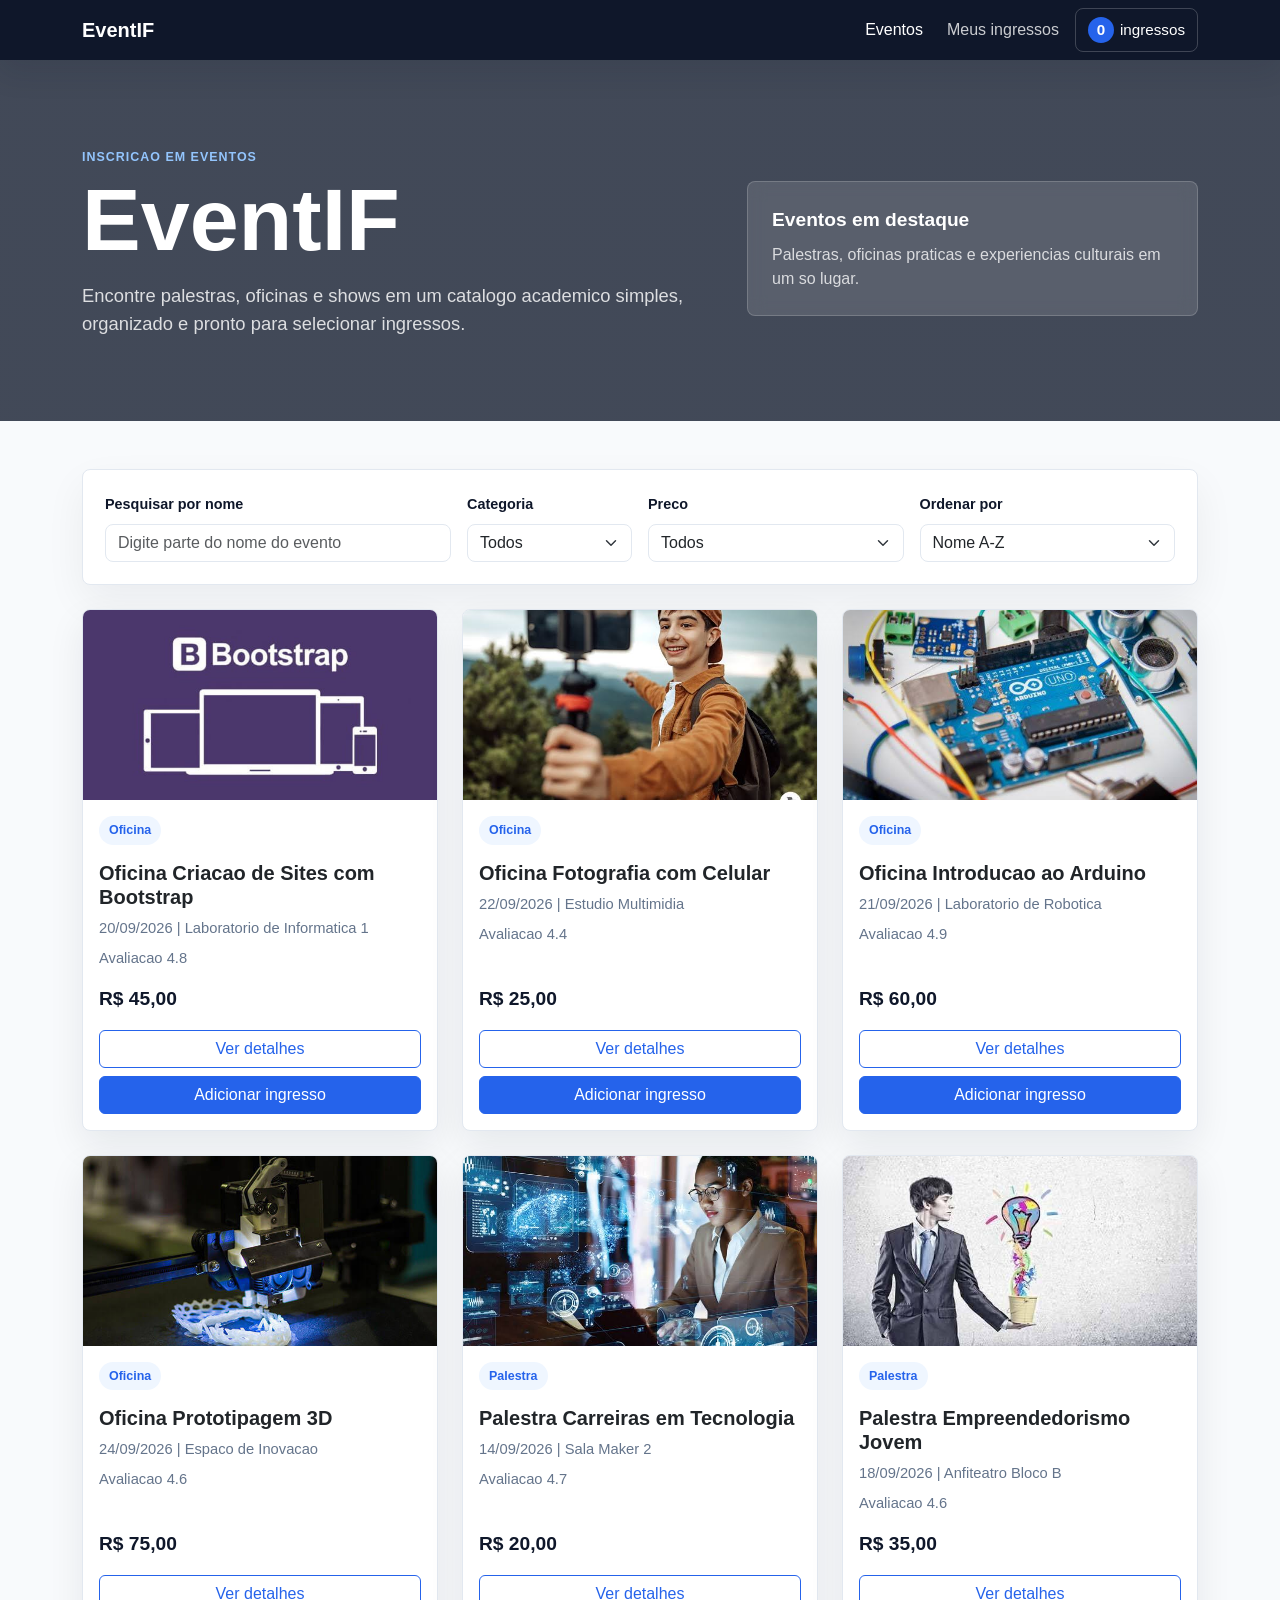
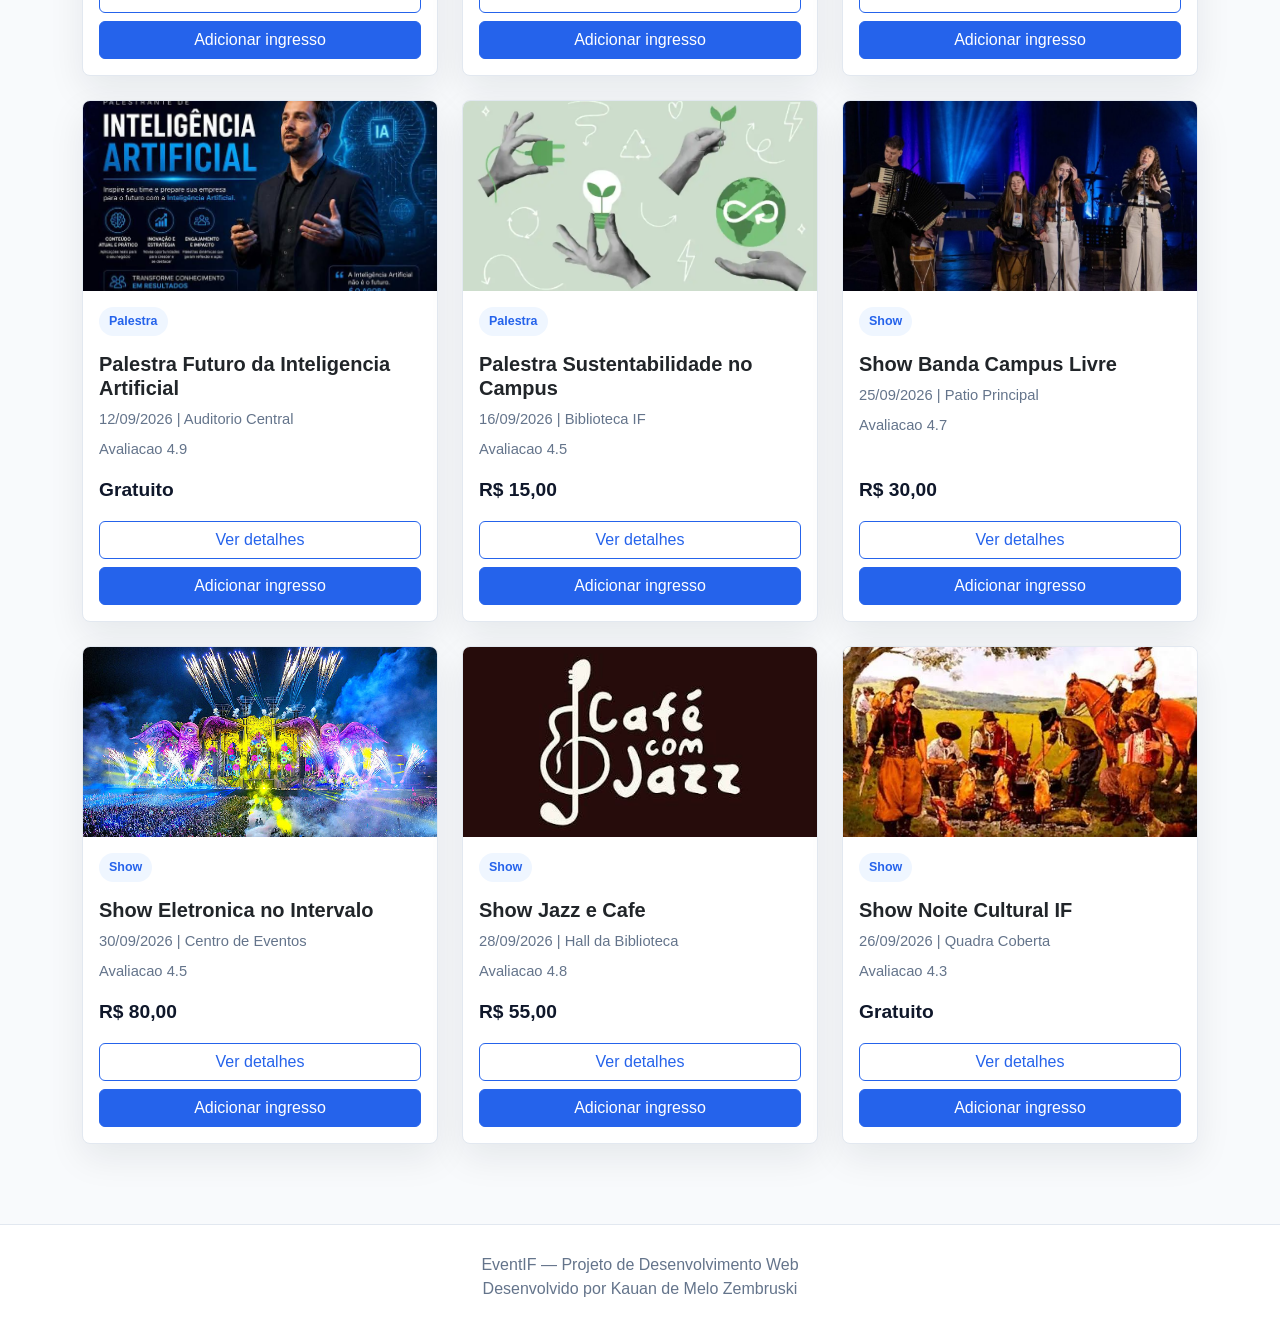
<file: index.html>
<!DOCTYPE html>
<html lang="pt-BR">
<head>
    <meta charset="UTF-8">
    <meta name="viewport" content="width=device-width, initial-scale=1.0">
    <title>EventIF | Eventos</title>
    <link href="https://cdn.jsdelivr.net/npm/bootstrap@5.3.3/dist/css/bootstrap.min.css" rel="stylesheet">
    <link rel="stylesheet" href="css/style.css">
</head>
<body>
    <nav class="navbar navbar-expand-lg navbar-dark bg-navy sticky-top">
        <div class="container">
            <a class="navbar-brand fw-bold" href="index.html">EventIF</a>
            <button class="navbar-toggler" type="button" data-bs-toggle="collapse" data-bs-target="#menuPrincipal" aria-controls="menuPrincipal" aria-expanded="false" aria-label="Abrir menu">
                <span class="navbar-toggler-icon"></span>
            </button>
            <div class="collapse navbar-collapse" id="menuPrincipal">
                <ul class="navbar-nav ms-auto align-items-lg-center gap-lg-2">
                    <li class="nav-item">
                        <a class="nav-link active" href="index.html">Eventos</a>
                    </li>
                    <li class="nav-item">
                        <a class="nav-link" href="ingressos.html">Meus ingressos</a>
                    </li>
                    <li class="nav-item">
                        <a class="ticket-counter" href="ingressos.html">
                            <span id="contadorIngressos">0</span> ingressos
                        </a>
                    </li>
                </ul>
            </div>
        </div>
    </nav>

    <header class="hero-section">
        <div class="container">
            <div class="row align-items-center g-4">
                <div class="col-lg-7">
                    <span class="section-kicker">Inscricao em eventos</span>
                    <h1>EventIF</h1>
                    <p>Encontre palestras, oficinas e shows em um catalogo academico simples, organizado e pronto para selecionar ingressos.</p>
                </div>
                <div class="col-lg-5">
                    <div class="hero-panel">
                        <strong>Eventos em destaque</strong>
                        <span>Palestras, oficinas praticas e experiencias culturais em um so lugar.</span>
                    </div>
                </div>
            </div>
        </div>
    </header>

    <main class="container py-5">
        <section class="toolbar mb-4">
            <div class="row g-3">
                <div class="col-lg-4">
                    <label for="campoBusca" class="form-label">Pesquisar por nome</label>
                    <input type="search" id="campoBusca" class="form-control" placeholder="Digite parte do nome do evento">
                </div>
                <div class="col-sm-6 col-lg-2">
                    <label for="filtroCategoria" class="form-label">Categoria</label>
                    <select id="filtroCategoria" class="form-select">
                        <option value="todos">Todos</option>
                        <option value="Palestra">Palestras</option>
                        <option value="Oficina">Oficinas</option>
                        <option value="Show">Shows</option>
                    </select>
                </div>
                <div class="col-sm-6 col-lg-3">
                    <label for="filtroPreco" class="form-label">Preco</label>
                    <select id="filtroPreco" class="form-select">
                        <option value="todos">Todos</option>
                        <option value="gratuitos">Gratuitos</option>
                        <option value="ate30">Ate R$ 30</option>
                        <option value="30a60">R$ 30 ate R$ 60</option>
                        <option value="acima60">Acima de R$ 60</option>
                    </select>
                </div>
                <div class="col-lg-3">
                    <label for="ordenacao" class="form-label">Ordenar por</label>
                    <select id="ordenacao" class="form-select">
                        <option value="nomeAZ">Nome A-Z</option>
                        <option value="nomeZA">Nome Z-A</option>
                        <option value="menorPreco">Menor preco</option>
                        <option value="maiorPreco">Maior preco</option>
                        <option value="melhorAvaliacao">Melhor avaliacao</option>
                    </select>
                </div>
            </div>
        </section>

        <div id="mensagemCatalogo" class="alert alert-info d-none" role="alert"></div>
        <div id="listaEventos" class="row g-4"></div>
    </main>

    <footer class="site-footer">
        <div class="container">
            <p>EventIF — Projeto de Desenvolvimento Web</p>
            <p>Desenvolvido por Kauan de Melo Zembruski</p>
        </div>
    </footer>

    <script src="https://cdn.jsdelivr.net/npm/bootstrap@5.3.3/dist/js/bootstrap.bundle.min.js"></script>
    <script src="js/eventos.js"></script>
    <script src="js/index.js"></script>
</body>
</html>
</file>
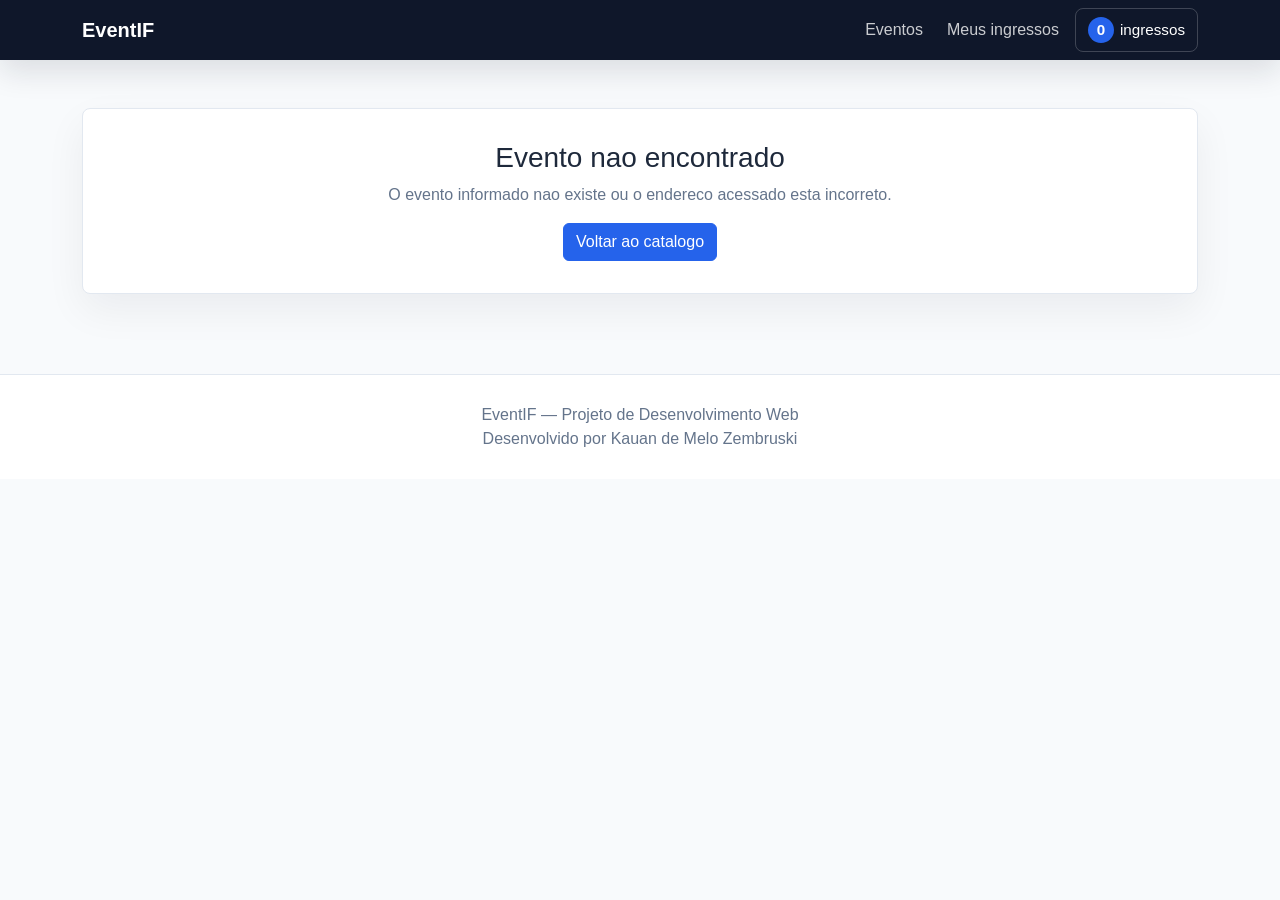
<file: detalhes.html>
<!DOCTYPE html>
<html lang="pt-BR">
<head>
    <meta charset="UTF-8">
    <meta name="viewport" content="width=device-width, initial-scale=1.0">
    <title>EventIF | Detalhes</title>
    <link href="https://cdn.jsdelivr.net/npm/bootstrap@5.3.3/dist/css/bootstrap.min.css" rel="stylesheet">
    <link rel="stylesheet" href="css/style.css">
</head>
<body>
    <nav class="navbar navbar-expand-lg navbar-dark bg-navy sticky-top">
        <div class="container">
            <a class="navbar-brand fw-bold" href="index.html">EventIF</a>
            <button class="navbar-toggler" type="button" data-bs-toggle="collapse" data-bs-target="#menuPrincipal" aria-controls="menuPrincipal" aria-expanded="false" aria-label="Abrir menu">
                <span class="navbar-toggler-icon"></span>
            </button>
            <div class="collapse navbar-collapse" id="menuPrincipal">
                <ul class="navbar-nav ms-auto align-items-lg-center gap-lg-2">
                    <li class="nav-item">
                        <a class="nav-link" href="index.html">Eventos</a>
                    </li>
                    <li class="nav-item">
                        <a class="nav-link" href="ingressos.html">Meus ingressos</a>
                    </li>
                    <li class="nav-item">
                        <a class="ticket-counter" href="ingressos.html">
                            <span id="contadorIngressos">0</span> ingressos
                        </a>
                    </li>
                </ul>
            </div>
        </div>
    </nav>

    <main class="container py-5">
        <div id="detalhesEvento"></div>
    </main>

    <footer class="site-footer">
        <div class="container">
            <p>EventIF — Projeto de Desenvolvimento Web</p>
            <p>Desenvolvido por Kauan de Melo Zembruski</p>
        </div>
    </footer>

    <script src="https://cdn.jsdelivr.net/npm/bootstrap@5.3.3/dist/js/bootstrap.bundle.min.js"></script>
    <script src="js/eventos.js"></script>
    <script src="js/detalhes.js"></script>
</body>
</html>
</file>
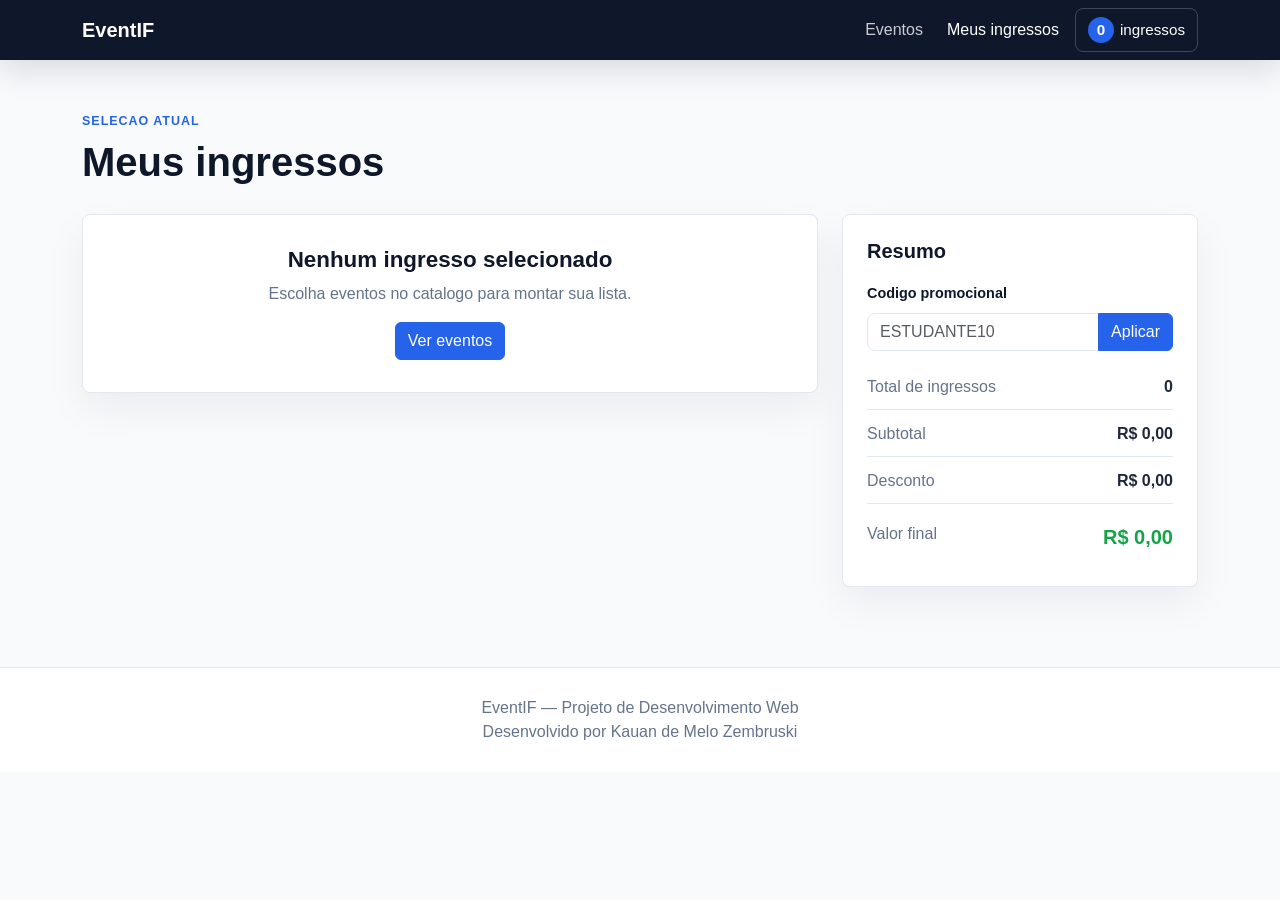
<file: ingressos.html>
<!DOCTYPE html>
<html lang="pt-BR">
<head>
    <meta charset="UTF-8">
    <meta name="viewport" content="width=device-width, initial-scale=1.0">
    <title>EventIF | Meus ingressos</title>
    <link href="https://cdn.jsdelivr.net/npm/bootstrap@5.3.3/dist/css/bootstrap.min.css" rel="stylesheet">
    <link rel="stylesheet" href="css/style.css">
</head>
<body>
    <nav class="navbar navbar-expand-lg navbar-dark bg-navy sticky-top">
        <div class="container">
            <a class="navbar-brand fw-bold" href="index.html">EventIF</a>
            <button class="navbar-toggler" type="button" data-bs-toggle="collapse" data-bs-target="#menuPrincipal" aria-controls="menuPrincipal" aria-expanded="false" aria-label="Abrir menu">
                <span class="navbar-toggler-icon"></span>
            </button>
            <div class="collapse navbar-collapse" id="menuPrincipal">
                <ul class="navbar-nav ms-auto align-items-lg-center gap-lg-2">
                    <li class="nav-item">
                        <a class="nav-link" href="index.html">Eventos</a>
                    </li>
                    <li class="nav-item">
                        <a class="nav-link active" href="ingressos.html">Meus ingressos</a>
                    </li>
                    <li class="nav-item">
                        <a class="ticket-counter" href="ingressos.html">
                            <span id="contadorIngressos">0</span> ingressos
                        </a>
                    </li>
                </ul>
            </div>
        </div>
    </nav>

    <main class="container py-5">
        <div class="page-heading">
            <span class="section-kicker">Selecao atual</span>
            <h1>Meus ingressos</h1>
        </div>

        <div class="row g-4 align-items-start">
            <section class="col-lg-8">
                <div id="listaIngressos"></div>
            </section>

            <aside class="col-lg-4">
                <div class="summary-box">
                    <h2>Resumo</h2>
                    <div class="coupon-area">
                        <label for="campoCupom" class="form-label">Codigo promocional</label>
                        <div class="input-group">
                            <input type="text" id="campoCupom" class="form-control" placeholder="ESTUDANTE10">
                            <button id="btnAplicarCupom" class="btn btn-primary" type="button">Aplicar</button>
                        </div>
                        <button id="btnRemoverCupom" class="btn btn-link px-0 d-none" type="button">Remover cupom</button>
                        <div id="mensagemCupom" class="small mt-2"></div>
                    </div>

                    <div class="summary-lines">
                        <div>
                            <span>Total de ingressos</span>
                            <strong id="totalIngressos">0</strong>
                        </div>
                        <div>
                            <span>Subtotal</span>
                            <strong id="subtotalIngressos">R$ 0,00</strong>
                        </div>
                        <div>
                            <span>Desconto</span>
                            <strong id="descontoIngressos">R$ 0,00</strong>
                        </div>
                        <div class="final-total">
                            <span>Valor final</span>
                            <strong id="totalFinalIngressos">R$ 0,00</strong>
                        </div>
                    </div>
                </div>
            </aside>
        </div>
    </main>

    <footer class="site-footer">
        <div class="container">
            <p>EventIF — Projeto de Desenvolvimento Web</p>
            <p>Desenvolvido por Kauan de Melo Zembruski</p>
        </div>
    </footer>

    <script src="https://cdn.jsdelivr.net/npm/bootstrap@5.3.3/dist/js/bootstrap.bundle.min.js"></script>
    <script src="js/eventos.js"></script>
    <script src="js/ingressos.js"></script>
</body>
</html>
</file>
<file: css/style.css>
:root {
    --navy: #0f172a;
    --blue: #2563eb;
    --light-blue: #eff6ff;
    --bg: #f8fafc;
    --muted: #64748b;
    --green: #16a34a;
    --border: #e2e8f0;
    --text: #1e293b;
}

body {
    min-height: 100vh;
    background: var(--bg);
    color: var(--text);
    font-family: Arial, Helvetica, sans-serif;
}

.bg-navy {
    background: var(--navy);
}

.navbar {
    box-shadow: 0 12px 30px rgba(15, 23, 42, 0.12);
}

.navbar-brand {
    letter-spacing: 0;
}

.nav-link {
    color: rgba(255, 255, 255, 0.78);
}

.nav-link:hover,
.nav-link.active {
    color: #ffffff;
}

.ticket-counter {
    display: inline-flex;
    align-items: center;
    gap: 6px;
    padding: 8px 12px;
    border: 1px solid rgba(255, 255, 255, 0.2);
    border-radius: 8px;
    color: #ffffff;
    text-decoration: none;
    font-size: 0.95rem;
}

.ticket-counter span {
    display: inline-flex;
    align-items: center;
    justify-content: center;
    min-width: 26px;
    height: 26px;
    border-radius: 50%;
    background: var(--blue);
    font-weight: 700;
}

.hero-section {
    background:
        linear-gradient(rgba(15, 23, 42, 0.78), rgba(15, 23, 42, 0.78)),
        url("https://images.unsplash.com/photo-1540575467063-178a50c2df87?auto=format&fit=crop&w=1600&q=80") center/cover;
    color: #ffffff;
    padding: 84px 0 68px;
}

.hero-section h1 {
    font-size: clamp(2.7rem, 7vw, 5.5rem);
    line-height: 1;
    margin: 8px 0 18px;
    font-weight: 800;
}

.hero-section p {
    max-width: 680px;
    color: rgba(255, 255, 255, 0.82);
    font-size: 1.15rem;
}

.hero-panel {
    background: rgba(255, 255, 255, 0.12);
    border: 1px solid rgba(255, 255, 255, 0.18);
    border-radius: 8px;
    padding: 24px;
    backdrop-filter: blur(8px);
}

.hero-panel strong,
.hero-panel span {
    display: block;
}

.hero-panel strong {
    margin-bottom: 8px;
    font-size: 1.2rem;
}

.hero-panel span {
    color: rgba(255, 255, 255, 0.78);
}

.section-kicker {
    color: var(--blue);
    font-size: 0.78rem;
    font-weight: 800;
    text-transform: uppercase;
    letter-spacing: 0.08em;
}

.hero-section .section-kicker {
    color: #93c5fd;
}

.toolbar,
.summary-box,
.empty-state,
.detail-card {
    background: #ffffff;
    border: 1px solid var(--border);
    border-radius: 8px;
    box-shadow: 0 16px 40px rgba(15, 23, 42, 0.06);
}

.toolbar {
    padding: 22px;
}

.form-label {
    color: var(--navy);
    font-weight: 700;
    font-size: 0.9rem;
}

.form-control,
.form-select {
    border-color: var(--border);
    border-radius: 8px;
}

.form-control:focus,
.form-select:focus {
    border-color: var(--blue);
    box-shadow: 0 0 0 0.2rem rgba(37, 99, 235, 0.14);
}

.event-card {
    height: 100%;
    border: 1px solid var(--border);
    border-radius: 8px;
    overflow: hidden;
    box-shadow: 0 14px 36px rgba(15, 23, 42, 0.08);
    transition: transform 0.2s ease, box-shadow 0.2s ease;
}

.event-card:hover {
    transform: translateY(-4px);
    box-shadow: 0 18px 46px rgba(15, 23, 42, 0.13);
}

.event-card img {
    width: 100%;
    height: 190px;
    object-fit: cover;
}

.category-badge {
    display: inline-flex;
    width: fit-content;
    border-radius: 999px;
    padding: 5px 10px;
    background: var(--light-blue);
    color: var(--blue);
    font-weight: 700;
    font-size: 0.78rem;
}

.event-meta {
    color: var(--muted);
    font-size: 0.92rem;
}

.event-price {
    color: var(--navy);
    font-size: 1.2rem;
    font-weight: 800;
}

.btn-primary {
    background: var(--blue);
    border-color: var(--blue);
}

.btn-primary:hover {
    background: #1d4ed8;
    border-color: #1d4ed8;
}

.btn-outline-primary {
    color: var(--blue);
    border-color: var(--blue);
}

.btn-outline-primary:hover {
    background: var(--blue);
    border-color: var(--blue);
}

.page-heading {
    margin-bottom: 28px;
}

.page-heading h1 {
    margin: 6px 0 0;
    color: var(--navy);
    font-weight: 800;
}

.detail-card {
    overflow: hidden;
}

.detail-card img {
    width: 100%;
    height: 100%;
    min-height: 360px;
    object-fit: cover;
}

.detail-content {
    padding: 32px;
}

.detail-content h1 {
    color: var(--navy);
    font-weight: 800;
}

.detail-list {
    display: grid;
    gap: 12px;
    margin: 24px 0;
}

.detail-list div,
.summary-lines div {
    display: flex;
    justify-content: space-between;
    gap: 18px;
    border-bottom: 1px solid var(--border);
    padding-bottom: 10px;
}

.detail-list span,
.summary-lines span {
    color: var(--muted);
}

.cart-item {
    background: #ffffff;
    border: 1px solid var(--border);
    border-radius: 8px;
    padding: 18px;
    margin-bottom: 16px;
    box-shadow: 0 10px 28px rgba(15, 23, 42, 0.05);
}

.cart-item h2 {
    font-size: 1.15rem;
    color: var(--navy);
    margin-bottom: 6px;
}

.quantity-control {
    display: inline-flex;
    align-items: center;
    border: 1px solid var(--border);
    border-radius: 8px;
    overflow: hidden;
}

.quantity-control button {
    width: 38px;
    height: 38px;
    border: 0;
    background: #ffffff;
    color: var(--blue);
    font-weight: 800;
}

.quantity-control span {
    min-width: 42px;
    text-align: center;
    font-weight: 700;
}

.summary-box {
    padding: 24px;
    position: sticky;
    top: 92px;
}

.summary-box h2 {
    font-size: 1.25rem;
    color: var(--navy);
    font-weight: 800;
}

.coupon-area {
    margin: 18px 0 24px;
}

.summary-lines {
    display: grid;
    gap: 12px;
}

.summary-lines .final-total {
    border-bottom: 0;
    padding-top: 6px;
}

.summary-lines .final-total strong {
    color: var(--green);
    font-size: 1.25rem;
}

.empty-state {
    padding: 32px;
    text-align: center;
}

.empty-state h2 {
    color: var(--navy);
    font-size: 1.4rem;
    font-weight: 800;
}

.empty-state p {
    color: var(--muted);
}

.text-success-custom {
    color: var(--green);
}

.site-footer {
    margin-top: 32px;
    padding: 28px 0;
    background: #ffffff;
    border-top: 1px solid var(--border);
    color: var(--muted);
    text-align: center;
}

.site-footer p {
    margin: 0;
}

@media (max-width: 991px) {
    .summary-box {
        position: static;
    }

    .detail-card img {
        min-height: 260px;
    }
}

@media (max-width: 575px) {
    .hero-section {
        padding: 56px 0 42px;
    }

    .toolbar,
    .summary-box,
    .detail-content,
    .cart-item {
        padding: 18px;
    }

    .detail-list div,
    .summary-lines div {
        align-items: flex-start;
        flex-direction: column;
        gap: 4px;
    }
}
</file>
